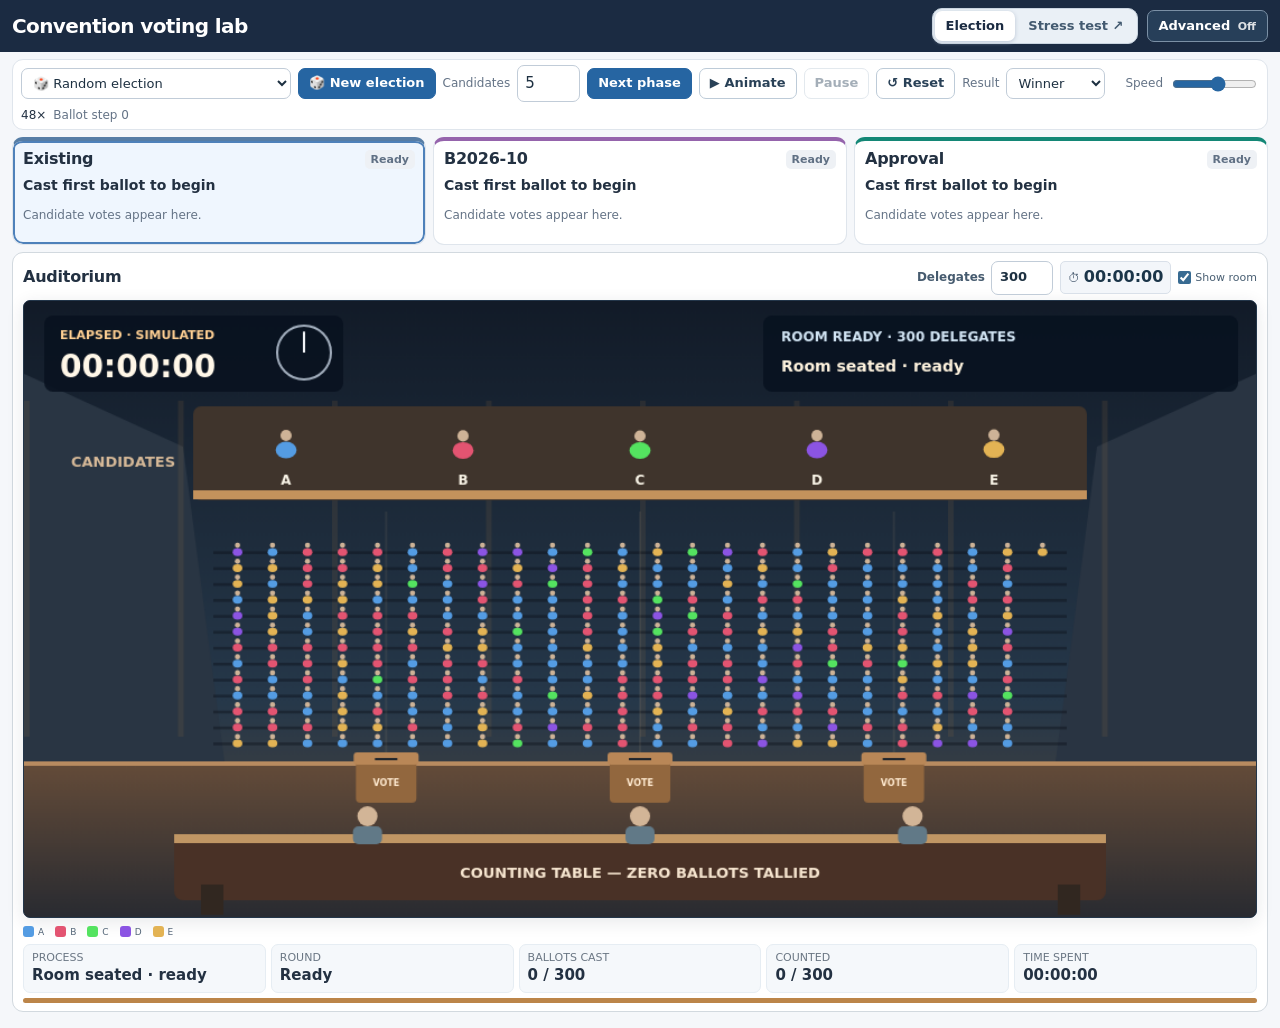
<file: index.html>
<!doctype html><html lang="en"><head><meta charset="utf-8"><meta name="viewport" content="width=device-width,initial-scale=1"><title>Convention Voting Lab · Live Comparison</title>
<link rel="stylesheet" href="voting-app.css?v=20261107-stresstab3"></head>
<body><div id="bootStatus" role="status">Loading simulator… If this stays visible, JavaScript was blocked or the companion file voting-app.js is missing.</div><noscript><p style="padding:16px;font:16px system-ui">JavaScript is required for this simulator.</p></noscript><header><div class="shell"><div class="mast"><h1>Convention voting lab</h1><div class="tabs" role="tablist"><a id="tabLive" href="index.html" class="tab active" aria-current="page">Election</a><a id="tabBatch" href="stress.html" target="_blank" rel="noopener" class="tab" title="Open stress test in new browser tab">Stress test ↗</a></div><button type="button" id="advancedToggle" class="advancedToggle" aria-pressed="false" aria-controls="singleView batchView" title="Show code, detailed findings, charts and research settings">Advanced <span id="advancedToggleMark">Off</span></button></div></div></header>
<div class="shell">
<main id="singleView" data-mobile-pane="room">
 <section class="panel"><div class="control"><select id="preset" aria-label="Choose a random election or a reproducible example"></select><button type="button" id="newRandom" class="primary" title="Generate fresh preferences and approval support for every candidate">🎲 New election</button><label class="small muted" for="liveCandidates">Candidates</label><input type="number" id="liveCandidates" min="2" max="20" step="1" value="5" aria-label="Number of candidates in new random elections" style="width:63px;min-width:63px;padding:7px"><button id="step" class="primary">Step ballot</button><button id="play">▶ Play</button><button id="pause" disabled>Pause</button><button id="reset">↺ Reset</button><label class="small muted" for="outcomeTerm">Result</label><select id="outcomeTerm" class="outcomeTerm" aria-label="Result wording"><option value="winner" selected>Winner</option><option value="nominee">Nominee</option><option value="endorsed">Endorsed</option><option value="selected">Selected</option><option value="custom">Custom…</option></select><input id="customOutcomeTerm" class="hide" type="text" maxlength="60" aria-label="Custom winner designation" placeholder="e.g. President-elect" style="width:180px;max-width:100%"><span class="push"></span><label class="small muted" for="speed">Speed</label><input type="range" id="speed" min="1" max="10" value="4"><span class="small" id="speedValue">4×</span><span class="inline-status" id="stepLabel">Ready</span></div><p id="presetDesc" class="intro hide" aria-hidden="true"></p></section>
 <div class="methods"><section class="method before" id="cardBefore" role="button" tabindex="0" aria-label="Animate existing rules" aria-pressed="false"><div class="subhead"><h2>Existing</h2><span class="pill" id="statusBefore">Ready</span></div><div id="viewBefore"></div></section><section class="method after" id="cardAfter" role="button" tabindex="0" aria-label="Animate B2026-10" aria-pressed="false"><div class="subhead"><h2>B2026-10</h2><span class="pill" id="statusAfter">Ready</span></div><div id="viewAfter"></div></section><section class="method approval" id="cardApproval" role="button" tabindex="0" aria-label="Animate approval voting" aria-pressed="false"><div class="subhead"><h2>Approval</h2><span class="pill" id="statusApproval">Ready</span></div><div id="viewApproval"></div></section></div>
 <nav id="mobileViews" class="mobileViews" aria-label="Simulator display"><button type="button" data-pane="room" class="selected">Auditorium</button><button type="button" data-pane="results">Results</button><button type="button" data-pane="code">Code</button></nav>
 <section class="panel audPanel"><div class="audTop"><h2>Auditorium</h2><span class="push"></span><label class="audPopulation">Delegates <input id="audVoterCount" type="number" min="2" max="5000" step="1" value="300" aria-label="Number of delegates, 2 to 5000"></label><label class="small muted" for="audMethod">Animate</label><select id="audMethod"><option value="before">Existing</option><option value="after">B2026-10</option><option value="approval">Approval</option></select><span class="audTopClock">⏱ <strong id="audTopClock">00:00:00</strong></span><label class="audToggle"><input type="checkbox" id="audShowScene" checked> Show room</label><details class="audViewOptions"><summary>Colors</summary><label class="audToggle"><input id="audVoterColors" type="checkbox" checked> Voters</label><label class="audToggle"><input id="audBallotColors" type="checkbox" checked> Ballots</label></details></div>
 <div id="audVisual"><div class="audScene"><canvas id="audCanvas" role="img" aria-label="Auditorium with individually seated delegates, each walking to a ballot station and returning to the same seat; counting begins only after everyone votes. Digital and analog time counters reflect the simulated process."></canvas></div><div id="audCandidateLegend" class="audCandidateLegend"></div></div>
   <div id="audWinnerCard" class="audWinnerCard hide" role="status" aria-live="polite" aria-atomic="true"></div>
   <div id="audRoundResults" class="audRoundResults hide" aria-live="polite" aria-label="Completed ballot tallies"></div>
  <div class="audStats"><div class="audStat"><label>PROCESS</label><strong id="audPhase" class="audStage">Ready</strong></div><div class="audStat"><label>ROUND</label><strong id="audRound">Ready</strong></div><div class="audStat"><label>BALLOTS CAST</label><strong id="audCast">0 / 0</strong></div><div class="audStat"><label>COUNTED</label><strong id="audCount">0 / 0</strong></div><div class="audStat"><label>TIME SPENT</label><strong id="audElapsed">00:00:00</strong><span id="audClock" hidden></span><span id="audMethodName" hidden></span></div></div>
 <div class="audProgress"><span id="audPhaseProgress"></span></div><p class="audRule" id="audRule">No counting before everyone has voted.</p>
 <div class="timeRows" id="audComparison"></div><div class="audTimeDifference" id="audTimeDifference"></div>
 
 <details class="audFold"><summary>Timing assumptions (editable; not measured UCRP times)</summary>
 <div class="audTiming"><label>Ballot stations<input id="audStations" type="number" min="1" max="12" value="3"></label><label>Sec / ballot / station<input id="audSlot" type="number" min="1" max="120" value="6"></label><label>One-way walking (sec)<input id="audWalk" type="number" min="1" max="240" value="16"></label><label>Sealed transfer (sec)<input id="audTransfer" type="number" min="0" max="600" value="35"></label><label>Counters / tellers<input id="audTellers" type="number" min="1" max="20" value="3"></label><label>Ballots/min/teller<input id="audRate" type="number" min="1" max="200" value="30"></label><label>Count setup (sec)<input id="audSetup" type="number" min="0" max="240" value="18"></label><label>Announcement / exit (sec)<input id="audAnnounce" type="number" min="15" max="240" value="70"></label></div>

 </details>
 </section>
 <section id="codePanel" class="panel rulePanel" aria-label="Editable election decisions (shared counting and thresholds hidden)"><div class="ruleHead"><strong>Election decisions</strong><div class="ruleTabs" role="tablist" aria-label="Election method source"><button type="button" class="ruleTab active" data-rule="before">Existing</button><button type="button" class="ruleTab" data-rule="after">B2026-10</button><button type="button" class="ruleTab" data-rule="approval">Approval</button></div><span class="rulePhase" id="rulePhase">Ready</span><button type="button" id="editRule" class="ruleAction">Edit</button></div><div id="ruleCode" class="ruleCode" role="region" aria-label="Execution-highlighted election decision code"></div><div class="ruleEditor hide" id="ruleEditor"><textarea id="ruleText" spellcheck="false" aria-label="Editable JavaScript election method source"></textarea><div class="ruleActions"><button id="applyRule" class="primary" type="button">Apply code</button><button id="restoreRule" type="button">Restore default</button><button id="cancelRule" type="button">Cancel</button><span id="ruleError" role="alert"></span></div></div><div class="ruleFoot"><span id="ruleStatus">Reference implementation</span><span>Shared ballot handling &amp; nomination thresholds apply automatically. Edits affect this election only.</span></div></section>
 <section class="panel" id="findingsPanel"><div class="flagline"><h2 style="margin:0">Live findings <span id="findCount" class="small muted"></span></h2><span id="breadthNote" class="small muted"></span></div><div id="findings" aria-live="polite" style="margin-top:8px"><span class="small muted">Step to begin.</span></div>
  <details class="fold"><summary>Pairwise majorities &amp; Condorcet winner</summary><div id="pairs" style="margin-top:10px"></div></details>
  <details class="fold"><summary>Edit candidates, voters &amp; assumptions</summary><div class="fields"><div class="field"><label for="candidates">Candidates</label><textarea id="candidates" spellcheck="false"></textarea></div><div class="field"><label for="groups">Weighted delegate groups</label><textarea id="groups" spellcheck="false"></textarea></div></div><div class="compactsettings"><label>Existing cutoff <select id="currentMode"><option value="min">Smallest eligible group</option><option value="max">Largest eligible group</option></select></label><label>§ii vs §iii <select id="precedence"><option value="ii">New §ii first</option><option value="iii">Existing §iii first</option></select></label><label>Ties <select id="tieMode"><option value="stop">Stop (unresolved)</option><option value="input">Input order (illustrative)</option><option value="reverse">Reverse order (illustrative)</option></select></label><label>Approval <select id="approvalMode"><option value="endorse">Nonexclusive 60% qualifiers</option><option value="adapt">Hypothetical convention adapter</option></select></label><label>Fallback approvals <select id="approvalTopN"><option value="1">Top 1</option><option value="2" selected>Top 2</option><option value="3">Top 3</option><option value="4">Top 4</option></select></label><button id="applyCustom">Apply edits</button></div><div id="formError" role="alert"></div></details>
 </section>
</main>
<main id="batchView" class="hide">
 <section class="panel"><div class="control"><span class="candidatePicker"><b>Candidates</b><input id="minCand" aria-label="Minimum candidates" type="number" value="3" min="2" max="12"> – <input id="maxCand" aria-label="Maximum candidates" type="number" value="7" min="2" max="12"></span><label class="small muted" for="trials">Trials</label><select id="trials"><option value="1000" selected>1,000</option><option value="10000">10,000</option><option value="100000">100,000</option><option value="1000000">1,000,000</option><option value="0">Continuous until stopped</option></select><label class="small muted" for="population">Population</label><select id="population" style="min-width:150px;max-width:230px;flex:0 1 auto"><option value="random">Broad random</option><option value="cases">Named conditions</option><option value="mixed">Both (mixed)</option></select><button id="runBatch" class="primary">▶ Run sweep</button><button id="stopBatch" disabled>Stop</button><span class="push"></span><span id="batchStatus" class="small muted">Not run</span></div><div class="progress"><i id="batchProgress"></i></div><p id="batchError" class="batchError hide" role="alert"></p></section>
 <details id="caseDetails" class="panel fold hide"><summary>Choose named conditions and their mix — <span id="conditionSummary">14 of 14 selected</span></summary>
 <div class="caseToolbar"><button type="button" id="chooseAll">Select all</button><button type="button" id="chooseNone">Select none</button><span class="dimNote">Set relative weights; 0 excludes a condition. Weights are normalized within the named-case share.</span></div>
 <div id="conditionList" class="caseChoices"></div>
 <div class="compactsettings" style="margin:10px 0"><label><input id="overlayNamed" type="checkbox" checked> Layer compatible pairwise cycles, round shifts, and approval changes onto named cases</label></div>
 <div class="compactsettings" style="margin:10px 0"><label>Vary delegate group sizes <input id="caseVariation" type="range" min="0" max="90" value="35"><span id="variationLabel">35%</span></label>
 <label id="caseShareLabel" class="hide">Share of named cases <input id="caseShare" type="range" min="0" max="100" value="50"><span id="shareLabel">50%</span></label></div>
 <p class="dimNote">For varying cases, the generator rejects any ballot that no longer satisfies the selected condition. Strict equalities (ties, exactly 60%, threshold equality, and blank approval) remain exact templates. Candidate counts are applied to named templates by retaining or appending candidates; appended candidates initially receive no first-choice votes. Unsatisfiable count/condition combinations are not sampled and will be disclosed. These are conditioned examples, not independent draws from the general voting population.</p>
 </details>
 <div class="kpis"><div class="kpi"><small>Simulated elections</small><strong id="kCount">0</strong><span>Same profiles for all methods</span></div><div class="kpi"><small>Condorcet winner exists</small><strong id="kCW">—</strong><span>Of generated electorates</span></div><div class="kpi"><small>Majority cycle detected</small><strong id="kCycle">—</strong><span>Pairwise majority graph</span></div><div class="kpi"><small>Non-static voting rules</small><strong id="kShift">—</strong><span>Round/context overrides generated</span></div><div class="kpi"><small>Approval leader omitted · existing</small><strong id="kBroad">—</strong><span>Exclusion from final nominees</span></div></div>
 <div class="batchGrid"><section class="chartbox"><div class="control"><h2 style="margin:0">Empirical frontiers</h2><span class="push"></span><label class="small muted" for="chartAxis">Horizontal axis</label><select id="chartAxis"><option value="omit">Approval leader excluded</option><option value="rounds">Average ballots</option></select><label class="small muted" for="chartMetric">Vertical</label><select id="chartMetric"><option value="cw">Condorcet winner retained</option><option value="favor">Mean head-to-head support</option></select></div><p class="sectioncopy">Dots: scenario families. Lines: empirical nondominated frontier per method. Condorcet retention excludes electorates without a Condorcet winner.</p><canvas id="frontier" role="img" aria-label="Empirical scenario frontiers: Condorcet retention versus broadest-approved exclusion or ballot rounds"></canvas><div class="legend"><span><i style="background:#567da5"></i>Existing</span><span><i style="background:#9564ac"></i>B2026-10</span><span><i style="background:#148776"></i>Approval adapter</span><span class="tiny">Hollow = dominated scenario dot</span></div><div id="chartTip" class="chartTip" aria-live="polite"></div></section>
 <section class="chartbox"><h2>Aggregate outcomes</h2><p class="sectioncopy">Condorcet retention uses only elections with a Condorcet winner.</p><div class="tableScroll"><table class="method-table"><thead><tr><th>Method</th><th>CW kept</th><th>Pairwise support</th><th>Leader omitted</th><th>Eliminated</th><th>Ballots</th></tr></thead><tbody id="batchTable"><tr><td colspan="6">Run a sweep to compare methods.</td></tr></tbody></table></div><p id="comparisonNote" class="infoBox">For the approval adapter, dropping the top approval scorer is structurally impossible except unresolved ties; its 0% is therefore a property of the definition, not an independent validation.</p><button id="exportCSV" class="button-link" disabled>Export per-condition results (CSV)</button></section></div>
 <section class="panel sensitivity"><div class="control"><h2 style="margin:0">How parameters change the results</h2><span class="push"></span><button id="scanEffects" class="primary">Analyze parameter effects</button><button id="stopEffects" disabled>Stop</button><span id="effectsStatus" class="small muted">Run a scan to compare parameter settings.</span></div>
 <p class="sectioncopy" style="margin-top:8px">One-factor-at-a-time experiments: vary one input while holding the other settings fixed. Every comparison runs all three methods on the same sampled elections. The estimated change is <b>model sensitivity</b>, not a forecast or proof of causation.</p>
 <div class="control"><label class="small muted" for="effectTrials">Trials per setting</label><select id="effectTrials"><option value="200">200 (fast)</option><option value="800" selected>800</option><option value="2000">2,000</option><option value="5000">5,000</option></select><label class="small muted" for="effectParam">Parameter</label><select id="effectParam"><option value="candidates">Candidate count</option><option value="blocs">Voter groups</option><option value="vol">Round switching</option><option value="cycle">Pairwise-cycle rate</option><option value="breadth">Approval breadth</option><option value="share">Named-case share</option><option value="variation">Case weight variation</option><option value="caseWeight">Relative condition weight</option></select><label class="small muted" for="effectMetric">Outcome</label><select id="effectMetric"><option value="cw">Condorcet retained</option><option value="omitted">Approval leader excluded</option><option value="removed">Approval leader eliminated</option><option value="favor">Head-to-head support</option><option value="rounds">Mean ballots</option><option value="cwExists">Condorcet exists</option><option value="cycles">Cycles occur</option></select><label class="small muted" for="effectCase" id="effectCaseLabel">Condition <select id="effectCase"></select></label></div>
 <div class="progress"><i id="effectsProgress"></i></div>
 <div class="effectsGrid"><div class="chartbox"><canvas id="effectsChart" aria-label="Sensitivity of voting outcomes to the selected parameter" role="img"></canvas><div class="legend"><span><i style="background:#567da5"></i>Existing</span><span><i style="background:#9564ac"></i>B2026-10</span><span><i style="background:#148776"></i>Approval adapter</span></div><p id="effectsNote" class="chart-note">Scan results will appear here.</p></div><div class="chartbox"><h3>Parameter effects · first to last setting</h3><div class="tableScroll"><table class="method-table effectsTable"><thead><tr><th>Method</th><th>First</th><th>Last</th><th>Difference</th></tr></thead><tbody id="effectsSummary"><tr><td colspan="4">No scan yet.</td></tr></tbody></table></div><p id="effectsCoverage" class="groupNote">Scans include actual candidate counts and condition eligibility.</p></div></div>
 <details class="fold"><summary>All parameters at a glance</summary><div class="tableScroll"><table class="method-table changes"><thead><tr><th>Varied input</th><th>Existing Δ</th><th>B2026-10 Δ</th><th>Approval Δ</th></tr></thead><tbody id="effectOverview"><tr><td colspan="4">Run the parameter effects scan.</td></tr></tbody></table></div></details>
 </section>
 <details class="panel fold" style="margin-top:13px"><summary>Candidate count and condition-level results</summary><div class="tableScroll"><table class="method-table breakdown"><thead><tr><th>Candidate count</th><th>Elections</th><th>Existing CW kept</th><th>Proposed CW kept</th><th>Approval CW kept</th><th>Existing approval leader omitted</th><th>Proposed approval leader omitted</th></tr></thead><tbody id="byCandidate"><tr><td colspan="7">Run a sweep.</td></tr></tbody></table></div><p id="compatibilityNote" class="groupNote">Condition availability for requested sizes is checked before the simulation.</p></details>
 <details class="panel fold" style="margin-top:13px"><summary>Coverage of randomized conditions</summary><p id="caseAudit" class="sectioncopy" style="margin:9px 0">Run a sweep to inspect which conditions were included.</p><div id="coveredCases" class="coverage"></div></details>
 <details class="panel fold" style="margin-top:13px"><summary>Random model settings and definitions</summary><div class="sweepSetting"><div><label for="seed">Random seed</label><input id="seed" type="number" value="20261106" step="1" min="1" max="4294967295"></div><div><label for="numBlocs">Voter groups per election</label><input id="numBlocs" type="number" value="18" min="6" max="80"></div><div><label for="volatility">Maximum round-switch probability</label><input id="volatility" type="range" min="0" max="80" value="45"><span id="volLabel" class="tiny">45%</span></div><div><label for="cycles">Maximum individual pair-cycle rate</label><input id="cycles" type="range" min="0" max="80" value="30"><span id="cycleLabel" class="tiny">30%</span></div><div><label for="breadth">Approval tolerance (breadth)</label><input id="breadth" type="range" min="20" max="250" value="100"><span id="breadthLabel" class="tiny">100%</span></div></div><div class="infoBox">Definitions: <b>Condorcet winner</b> defeats every other candidate head-to-head by a strict majority of expressed comparisons; one may not exist. <b>Pairwise support</b> is the mean of each retained nominee’s support share in head-to-head comparisons against every original rival, weighted by the voters in that election; it is calculated whether or not a Condorcet winner exists. <b>Approval leader</b> has the highest independently generated approval count, not necessarily the most first choices. <b>Omitted</b> means not among the method's final nominee(s); <b>eliminated</b> means removed during a ballot sequence. The approval comparator is explicitly <b>hypothetical</b>: exactly one ≥60% approval qualifier becomes the sole nominee; otherwise the two highest-approval candidates proceed to a primary. That rule is not in the cited party bylaws. Existing rule uses smallest qualifying removal; the proposed rule uses §ii-first for 3–4 candidates. Ties are resolved by random candidate order (same order across methods in each trial). Frontiers are empirical nondominated <b>scenario aggregates</b>, with conditioned cases shown separately, not mathematically optimal voting rules or guarantees. A voting model cannot infer actual delegate psychology.</div><button id="testButton" class="button-link">Check logic tests</button><span id="testsStatus"></span></details>
</main>
<footer><b>Sources:</b> <a href="https://ucrp.org/wp-content/uploads/2026/09/B2026-10-Bylaw-6.D.2.f.ii-Convention-Balloting-Multi-Candidate-Elimination.pdf" target="_blank" rel="noopener">B2026-10 proposal</a> · <a href="https://ucrp.org/wp-content/uploads/2026/03/UCRP-Governing-Documents-2026-01-17.pdf" target="_blank" rel="noopener">UCRP bylaws (Jan 17, 2026), §6.D.2.f and §11</a>. Approximate behavioral model; not official party software. Offline, no dependencies or network requests.</footer>
</div><script defer src="voting-app.js?v=20261107-stresstab3"></script></body></html>
</file>
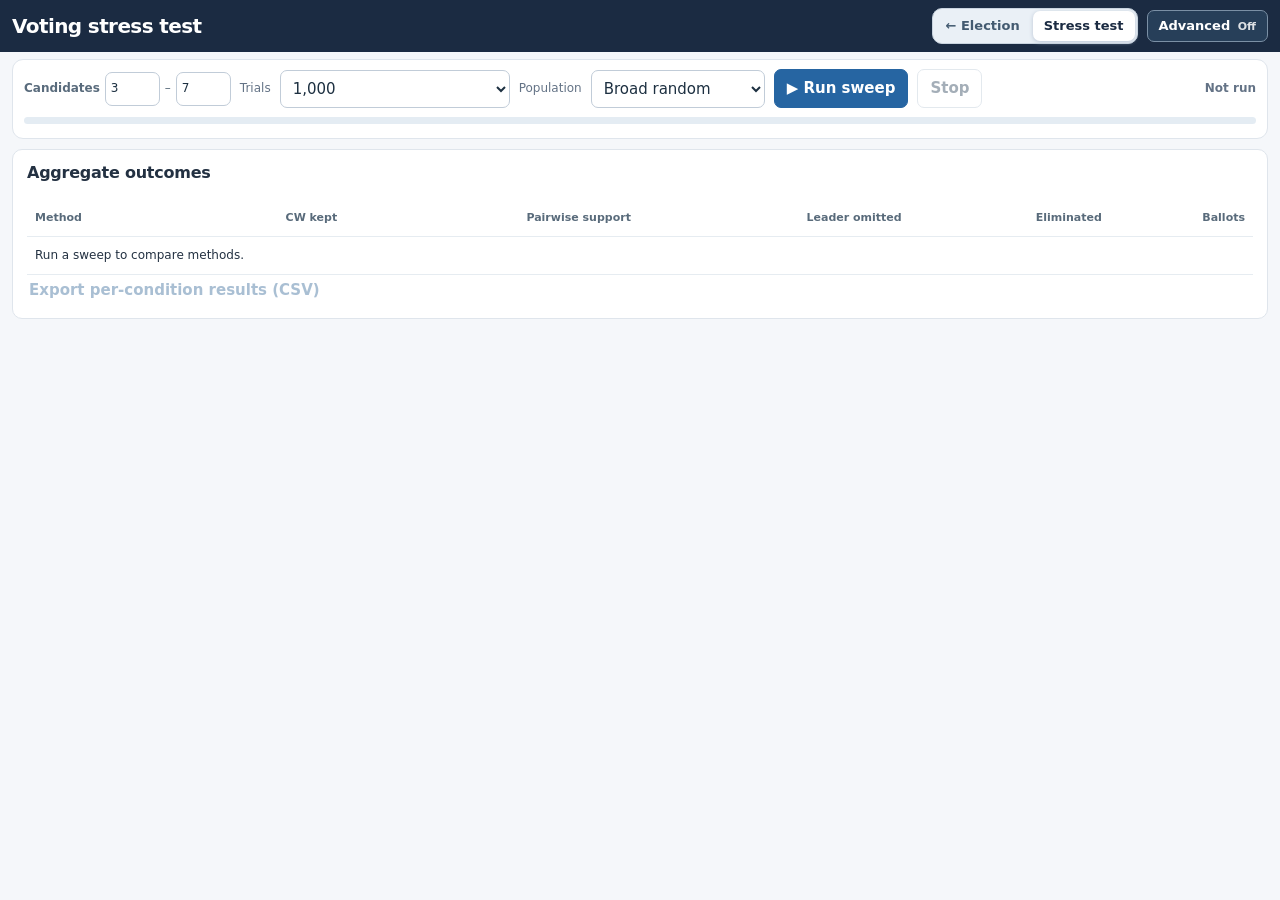
<file: stress.html>
<!doctype html><html lang="en"><head><meta charset="utf-8"><meta name="viewport" content="width=device-width,initial-scale=1"><title>Voting Stress Test · Convention Voting Lab</title>
<link rel="stylesheet" href="voting-app.css?v=20261107-stresstab3"></head>
<body class="stress-page"><div id="bootStatus" role="status">Loading simulator… If this stays visible, JavaScript was blocked or the companion file voting-app.js is missing.</div><noscript><p style="padding:16px;font:16px system-ui">JavaScript is required for this simulator.</p></noscript><header><div class="shell"><div class="mast"><h1>Voting stress test</h1><div class="tabs" role="tablist"><a id="tabLive" href="index.html" class="tab">← Election</a><a id="tabBatch" href="stress.html" class="tab active" aria-current="page">Stress test</a></div><button type="button" id="advancedToggle" class="advancedToggle" aria-pressed="false" aria-controls="singleView batchView" title="Show code, detailed findings, charts and research settings">Advanced <span id="advancedToggleMark">Off</span></button></div></div></header>
<div class="shell">
<main id="singleView" class="hide" data-mobile-pane="room">
 <section class="panel"><div class="control"><select id="preset" aria-label="Choose a random election or a reproducible example"></select><button type="button" id="newRandom" class="primary" title="Generate fresh preferences and approval support for every candidate">🎲 New election</button><label class="small muted" for="liveCandidates">Candidates</label><input type="number" id="liveCandidates" min="2" max="20" step="1" value="5" aria-label="Number of candidates in new random elections" style="width:63px;min-width:63px;padding:7px"><button id="step" class="primary">Step ballot</button><button id="play">▶ Play</button><button id="pause" disabled>Pause</button><button id="reset">↺ Reset</button><label class="small muted" for="outcomeTerm">Result</label><select id="outcomeTerm" class="outcomeTerm" aria-label="Result wording"><option value="winner" selected>Winner</option><option value="nominee">Nominee</option><option value="endorsed">Endorsed</option><option value="selected">Selected</option><option value="custom">Custom…</option></select><input id="customOutcomeTerm" class="hide" type="text" maxlength="60" aria-label="Custom winner designation" placeholder="e.g. President-elect" style="width:180px;max-width:100%"><span class="push"></span><label class="small muted" for="speed">Speed</label><input type="range" id="speed" min="1" max="10" value="4"><span class="small" id="speedValue">4×</span><span class="inline-status" id="stepLabel">Ready</span></div><p id="presetDesc" class="intro hide" aria-hidden="true"></p></section>
 <div class="methods"><section class="method before" id="cardBefore" role="button" tabindex="0" aria-label="Animate existing rules" aria-pressed="false"><div class="subhead"><h2>Existing</h2><span class="pill" id="statusBefore">Ready</span></div><div id="viewBefore"></div></section><section class="method after" id="cardAfter" role="button" tabindex="0" aria-label="Animate B2026-10" aria-pressed="false"><div class="subhead"><h2>B2026-10</h2><span class="pill" id="statusAfter">Ready</span></div><div id="viewAfter"></div></section><section class="method approval" id="cardApproval" role="button" tabindex="0" aria-label="Animate approval voting" aria-pressed="false"><div class="subhead"><h2>Approval</h2><span class="pill" id="statusApproval">Ready</span></div><div id="viewApproval"></div></section></div>
 <nav id="mobileViews" class="mobileViews" aria-label="Simulator display"><button type="button" data-pane="room" class="selected">Auditorium</button><button type="button" data-pane="results">Results</button><button type="button" data-pane="code">Code</button></nav>
 <section class="panel audPanel"><div class="audTop"><h2>Auditorium</h2><span class="push"></span><label class="audPopulation">Delegates <input id="audVoterCount" type="number" min="2" max="5000" step="1" value="300" aria-label="Number of delegates, 2 to 5000"></label><label class="small muted" for="audMethod">Animate</label><select id="audMethod"><option value="before">Existing</option><option value="after">B2026-10</option><option value="approval">Approval</option></select><span class="audTopClock">⏱ <strong id="audTopClock">00:00:00</strong></span><label class="audToggle"><input type="checkbox" id="audShowScene" checked> Show room</label><details class="audViewOptions"><summary>Colors</summary><label class="audToggle"><input id="audVoterColors" type="checkbox" checked> Voters</label><label class="audToggle"><input id="audBallotColors" type="checkbox" checked> Ballots</label></details></div>
 <div id="audVisual"><div class="audScene"><canvas id="audCanvas" role="img" aria-label="Auditorium with individually seated delegates, each walking to a ballot station and returning to the same seat; counting begins only after everyone votes. Digital and analog time counters reflect the simulated process."></canvas></div><div id="audCandidateLegend" class="audCandidateLegend"></div></div>
   <div id="audWinnerCard" class="audWinnerCard hide" role="status" aria-live="polite" aria-atomic="true"></div>
   <div id="audRoundResults" class="audRoundResults hide" aria-live="polite" aria-label="Completed ballot tallies"></div>
  <div class="audStats"><div class="audStat"><label>PROCESS</label><strong id="audPhase" class="audStage">Ready</strong></div><div class="audStat"><label>ROUND</label><strong id="audRound">Ready</strong></div><div class="audStat"><label>BALLOTS CAST</label><strong id="audCast">0 / 0</strong></div><div class="audStat"><label>COUNTED</label><strong id="audCount">0 / 0</strong></div><div class="audStat"><label>TIME SPENT</label><strong id="audElapsed">00:00:00</strong><span id="audClock" hidden></span><span id="audMethodName" hidden></span></div></div>
 <div class="audProgress"><span id="audPhaseProgress"></span></div><p class="audRule" id="audRule">No counting before everyone has voted.</p>
 <div class="timeRows" id="audComparison"></div><div class="audTimeDifference" id="audTimeDifference"></div>
 
 <details class="audFold"><summary>Timing assumptions (editable; not measured UCRP times)</summary>
 <div class="audTiming"><label>Ballot stations<input id="audStations" type="number" min="1" max="12" value="3"></label><label>Sec / ballot / station<input id="audSlot" type="number" min="1" max="120" value="6"></label><label>One-way walking (sec)<input id="audWalk" type="number" min="1" max="240" value="16"></label><label>Sealed transfer (sec)<input id="audTransfer" type="number" min="0" max="600" value="35"></label><label>Counters / tellers<input id="audTellers" type="number" min="1" max="20" value="3"></label><label>Ballots/min/teller<input id="audRate" type="number" min="1" max="200" value="30"></label><label>Count setup (sec)<input id="audSetup" type="number" min="0" max="240" value="18"></label><label>Announcement / exit (sec)<input id="audAnnounce" type="number" min="15" max="240" value="70"></label></div>

 </details>
 </section>
 <section id="codePanel" class="panel rulePanel" aria-label="Editable election decisions (shared counting and thresholds hidden)"><div class="ruleHead"><strong>Election decisions</strong><div class="ruleTabs" role="tablist" aria-label="Election method source"><button type="button" class="ruleTab active" data-rule="before">Existing</button><button type="button" class="ruleTab" data-rule="after">B2026-10</button><button type="button" class="ruleTab" data-rule="approval">Approval</button></div><span class="rulePhase" id="rulePhase">Ready</span><button type="button" id="editRule" class="ruleAction">Edit</button></div><div id="ruleCode" class="ruleCode" role="region" aria-label="Execution-highlighted election decision code"></div><div class="ruleEditor hide" id="ruleEditor"><textarea id="ruleText" spellcheck="false" aria-label="Editable JavaScript election method source"></textarea><div class="ruleActions"><button id="applyRule" class="primary" type="button">Apply code</button><button id="restoreRule" type="button">Restore default</button><button id="cancelRule" type="button">Cancel</button><span id="ruleError" role="alert"></span></div></div><div class="ruleFoot"><span id="ruleStatus">Reference implementation</span><span>Shared ballot handling &amp; nomination thresholds apply automatically. Edits affect this election only.</span></div></section>
 <section class="panel" id="findingsPanel"><div class="flagline"><h2 style="margin:0">Live findings <span id="findCount" class="small muted"></span></h2><span id="breadthNote" class="small muted"></span></div><div id="findings" aria-live="polite" style="margin-top:8px"><span class="small muted">Step to begin.</span></div>
  <details class="fold"><summary>Pairwise majorities &amp; Condorcet winner</summary><div id="pairs" style="margin-top:10px"></div></details>
  <details class="fold"><summary>Edit candidates, voters &amp; assumptions</summary><div class="fields"><div class="field"><label for="candidates">Candidates</label><textarea id="candidates" spellcheck="false"></textarea></div><div class="field"><label for="groups">Weighted delegate groups</label><textarea id="groups" spellcheck="false"></textarea></div></div><div class="compactsettings"><label>Existing cutoff <select id="currentMode"><option value="min">Smallest eligible group</option><option value="max">Largest eligible group</option></select></label><label>§ii vs §iii <select id="precedence"><option value="ii">New §ii first</option><option value="iii">Existing §iii first</option></select></label><label>Ties <select id="tieMode"><option value="stop">Stop (unresolved)</option><option value="input">Input order (illustrative)</option><option value="reverse">Reverse order (illustrative)</option></select></label><label>Approval <select id="approvalMode"><option value="endorse">Nonexclusive 60% qualifiers</option><option value="adapt">Hypothetical convention adapter</option></select></label><label>Fallback approvals <select id="approvalTopN"><option value="1">Top 1</option><option value="2" selected>Top 2</option><option value="3">Top 3</option><option value="4">Top 4</option></select></label><button id="applyCustom">Apply edits</button></div><div id="formError" role="alert"></div></details>
 </section>
</main>
<main id="batchView">
 <section class="panel"><div class="control"><span class="candidatePicker"><b>Candidates</b><input id="minCand" aria-label="Minimum candidates" type="number" value="3" min="2" max="12"> – <input id="maxCand" aria-label="Maximum candidates" type="number" value="7" min="2" max="12"></span><label class="small muted" for="trials">Trials</label><select id="trials"><option value="1000" selected>1,000</option><option value="10000">10,000</option><option value="100000">100,000</option><option value="1000000">1,000,000</option><option value="0">Continuous until stopped</option></select><label class="small muted" for="population">Population</label><select id="population" style="min-width:150px;max-width:230px;flex:0 1 auto"><option value="random">Broad random</option><option value="cases">Named conditions</option><option value="mixed">Both (mixed)</option></select><button id="runBatch" class="primary">▶ Run sweep</button><button id="stopBatch" disabled>Stop</button><span class="push"></span><span id="batchStatus" class="small muted">Not run</span></div><div class="progress"><i id="batchProgress"></i></div><p id="batchError" class="batchError hide" role="alert"></p></section>
 <details id="caseDetails" class="panel fold hide"><summary>Choose named conditions and their mix — <span id="conditionSummary">14 of 14 selected</span></summary>
 <div class="caseToolbar"><button type="button" id="chooseAll">Select all</button><button type="button" id="chooseNone">Select none</button><span class="dimNote">Set relative weights; 0 excludes a condition. Weights are normalized within the named-case share.</span></div>
 <div id="conditionList" class="caseChoices"></div>
 <div class="compactsettings" style="margin:10px 0"><label><input id="overlayNamed" type="checkbox" checked> Layer compatible pairwise cycles, round shifts, and approval changes onto named cases</label></div>
 <div class="compactsettings" style="margin:10px 0"><label>Vary delegate group sizes <input id="caseVariation" type="range" min="0" max="90" value="35"><span id="variationLabel">35%</span></label>
 <label id="caseShareLabel" class="hide">Share of named cases <input id="caseShare" type="range" min="0" max="100" value="50"><span id="shareLabel">50%</span></label></div>
 <p class="dimNote">For varying cases, the generator rejects any ballot that no longer satisfies the selected condition. Strict equalities (ties, exactly 60%, threshold equality, and blank approval) remain exact templates. Candidate counts are applied to named templates by retaining or appending candidates; appended candidates initially receive no first-choice votes. Unsatisfiable count/condition combinations are not sampled and will be disclosed. These are conditioned examples, not independent draws from the general voting population.</p>
 </details>
 <div class="kpis"><div class="kpi"><small>Simulated elections</small><strong id="kCount">0</strong><span>Same profiles for all methods</span></div><div class="kpi"><small>Condorcet winner exists</small><strong id="kCW">—</strong><span>Of generated electorates</span></div><div class="kpi"><small>Majority cycle detected</small><strong id="kCycle">—</strong><span>Pairwise majority graph</span></div><div class="kpi"><small>Non-static voting rules</small><strong id="kShift">—</strong><span>Round/context overrides generated</span></div><div class="kpi"><small>Approval leader omitted · existing</small><strong id="kBroad">—</strong><span>Exclusion from final nominees</span></div></div>
 <div class="batchGrid"><section class="chartbox"><div class="control"><h2 style="margin:0">Empirical frontiers</h2><span class="push"></span><label class="small muted" for="chartAxis">Horizontal axis</label><select id="chartAxis"><option value="omit">Approval leader excluded</option><option value="rounds">Average ballots</option></select><label class="small muted" for="chartMetric">Vertical</label><select id="chartMetric"><option value="cw">Condorcet winner retained</option><option value="favor">Mean head-to-head support</option></select></div><p class="sectioncopy">Dots: scenario families. Lines: empirical nondominated frontier per method. Condorcet retention excludes electorates without a Condorcet winner.</p><canvas id="frontier" role="img" aria-label="Empirical scenario frontiers: Condorcet retention versus broadest-approved exclusion or ballot rounds"></canvas><div class="legend"><span><i style="background:#567da5"></i>Existing</span><span><i style="background:#9564ac"></i>B2026-10</span><span><i style="background:#148776"></i>Approval adapter</span><span class="tiny">Hollow = dominated scenario dot</span></div><div id="chartTip" class="chartTip" aria-live="polite"></div></section>
 <section class="chartbox"><h2>Aggregate outcomes</h2><p class="sectioncopy">Condorcet retention uses only elections with a Condorcet winner.</p><div class="tableScroll"><table class="method-table"><thead><tr><th>Method</th><th>CW kept</th><th>Pairwise support</th><th>Leader omitted</th><th>Eliminated</th><th>Ballots</th></tr></thead><tbody id="batchTable"><tr><td colspan="6">Run a sweep to compare methods.</td></tr></tbody></table></div><p id="comparisonNote" class="infoBox">For the approval adapter, dropping the top approval scorer is structurally impossible except unresolved ties; its 0% is therefore a property of the definition, not an independent validation.</p><button id="exportCSV" class="button-link" disabled>Export per-condition results (CSV)</button></section></div>
 <section class="panel sensitivity"><div class="control"><h2 style="margin:0">How parameters change the results</h2><span class="push"></span><button id="scanEffects" class="primary">Analyze parameter effects</button><button id="stopEffects" disabled>Stop</button><span id="effectsStatus" class="small muted">Run a scan to compare parameter settings.</span></div>
 <p class="sectioncopy" style="margin-top:8px">One-factor-at-a-time experiments: vary one input while holding the other settings fixed. Every comparison runs all three methods on the same sampled elections. The estimated change is <b>model sensitivity</b>, not a forecast or proof of causation.</p>
 <div class="control"><label class="small muted" for="effectTrials">Trials per setting</label><select id="effectTrials"><option value="200">200 (fast)</option><option value="800" selected>800</option><option value="2000">2,000</option><option value="5000">5,000</option></select><label class="small muted" for="effectParam">Parameter</label><select id="effectParam"><option value="candidates">Candidate count</option><option value="blocs">Voter groups</option><option value="vol">Round switching</option><option value="cycle">Pairwise-cycle rate</option><option value="breadth">Approval breadth</option><option value="share">Named-case share</option><option value="variation">Case weight variation</option><option value="caseWeight">Relative condition weight</option></select><label class="small muted" for="effectMetric">Outcome</label><select id="effectMetric"><option value="cw">Condorcet retained</option><option value="omitted">Approval leader excluded</option><option value="removed">Approval leader eliminated</option><option value="favor">Head-to-head support</option><option value="rounds">Mean ballots</option><option value="cwExists">Condorcet exists</option><option value="cycles">Cycles occur</option></select><label class="small muted" for="effectCase" id="effectCaseLabel">Condition <select id="effectCase"></select></label></div>
 <div class="progress"><i id="effectsProgress"></i></div>
 <div class="effectsGrid"><div class="chartbox"><canvas id="effectsChart" aria-label="Sensitivity of voting outcomes to the selected parameter" role="img"></canvas><div class="legend"><span><i style="background:#567da5"></i>Existing</span><span><i style="background:#9564ac"></i>B2026-10</span><span><i style="background:#148776"></i>Approval adapter</span></div><p id="effectsNote" class="chart-note">Scan results will appear here.</p></div><div class="chartbox"><h3>Parameter effects · first to last setting</h3><div class="tableScroll"><table class="method-table effectsTable"><thead><tr><th>Method</th><th>First</th><th>Last</th><th>Difference</th></tr></thead><tbody id="effectsSummary"><tr><td colspan="4">No scan yet.</td></tr></tbody></table></div><p id="effectsCoverage" class="groupNote">Scans include actual candidate counts and condition eligibility.</p></div></div>
 <details class="fold"><summary>All parameters at a glance</summary><div class="tableScroll"><table class="method-table changes"><thead><tr><th>Varied input</th><th>Existing Δ</th><th>B2026-10 Δ</th><th>Approval Δ</th></tr></thead><tbody id="effectOverview"><tr><td colspan="4">Run the parameter effects scan.</td></tr></tbody></table></div></details>
 </section>
 <details class="panel fold" style="margin-top:13px"><summary>Candidate count and condition-level results</summary><div class="tableScroll"><table class="method-table breakdown"><thead><tr><th>Candidate count</th><th>Elections</th><th>Existing CW kept</th><th>Proposed CW kept</th><th>Approval CW kept</th><th>Existing approval leader omitted</th><th>Proposed approval leader omitted</th></tr></thead><tbody id="byCandidate"><tr><td colspan="7">Run a sweep.</td></tr></tbody></table></div><p id="compatibilityNote" class="groupNote">Condition availability for requested sizes is checked before the simulation.</p></details>
 <details class="panel fold" style="margin-top:13px"><summary>Coverage of randomized conditions</summary><p id="caseAudit" class="sectioncopy" style="margin:9px 0">Run a sweep to inspect which conditions were included.</p><div id="coveredCases" class="coverage"></div></details>
 <details class="panel fold" style="margin-top:13px"><summary>Random model settings and definitions</summary><div class="sweepSetting"><div><label for="seed">Random seed</label><input id="seed" type="number" value="20261106" step="1" min="1" max="4294967295"></div><div><label for="numBlocs">Voter groups per election</label><input id="numBlocs" type="number" value="18" min="6" max="80"></div><div><label for="volatility">Maximum round-switch probability</label><input id="volatility" type="range" min="0" max="80" value="45"><span id="volLabel" class="tiny">45%</span></div><div><label for="cycles">Maximum individual pair-cycle rate</label><input id="cycles" type="range" min="0" max="80" value="30"><span id="cycleLabel" class="tiny">30%</span></div><div><label for="breadth">Approval tolerance (breadth)</label><input id="breadth" type="range" min="20" max="250" value="100"><span id="breadthLabel" class="tiny">100%</span></div></div><div class="infoBox">Definitions: <b>Condorcet winner</b> defeats every other candidate head-to-head by a strict majority of expressed comparisons; one may not exist. <b>Pairwise support</b> is the mean of each retained nominee’s support share in head-to-head comparisons against every original rival, weighted by the voters in that election; it is calculated whether or not a Condorcet winner exists. <b>Approval leader</b> has the highest independently generated approval count, not necessarily the most first choices. <b>Omitted</b> means not among the method's final nominee(s); <b>eliminated</b> means removed during a ballot sequence. The approval comparator is explicitly <b>hypothetical</b>: exactly one ≥60% approval qualifier becomes the sole nominee; otherwise the two highest-approval candidates proceed to a primary. That rule is not in the cited party bylaws. Existing rule uses smallest qualifying removal; the proposed rule uses §ii-first for 3–4 candidates. Ties are resolved by random candidate order (same order across methods in each trial). Frontiers are empirical nondominated <b>scenario aggregates</b>, with conditioned cases shown separately, not mathematically optimal voting rules or guarantees. A voting model cannot infer actual delegate psychology.</div><button id="testButton" class="button-link">Check logic tests</button><span id="testsStatus"></span></details>
</main>
<footer><b>Sources:</b> <a href="https://ucrp.org/wp-content/uploads/2026/09/B2026-10-Bylaw-6.D.2.f.ii-Convention-Balloting-Multi-Candidate-Elimination.pdf" target="_blank" rel="noopener">B2026-10 proposal</a> · <a href="https://ucrp.org/wp-content/uploads/2026/03/UCRP-Governing-Documents-2026-01-17.pdf" target="_blank" rel="noopener">UCRP bylaws (Jan 17, 2026), §6.D.2.f and §11</a>. Approximate behavioral model; not official party software. Offline, no dependencies or network requests.</footer>
</div><script defer src="voting-app.js?v=20261107-stresstab3"></script></body></html>
</file>
<file: voting-app.css>
/* CSP-safe standalone deployment: no inline executable scripts. */
#bootStatus{display:block;margin:10px auto;padding:12px 15px;max-width:1050px;border:1px solid #c2d2dc;border-radius:9px;background:#eef5f8;color:#25374a;font:600 15px/1.4 system-ui,sans-serif}
#bootStatus[hidden]{display:none!important}
#bootStatus.bootError{border-color:#c64a4a;background:#fff1ef;color:#932d30}

:root{--ink:#233142;--muted:#647386;--line:#dfe5ec;--bg:#f5f7fa;--paper:#fff;--old:#567da5;--new:#9564ac;--app:#148776;--bad:#b93e48;--warn:#9b6b18;--good:#227758}
*{box-sizing:border-box}body{margin:0;background:var(--bg);font:14px/1.5 system-ui,-apple-system,Segoe UI,sans-serif;color:var(--ink)}.shell{max-width:1320px;margin:0 auto;padding:17px 20px 36px}header{background:#1b2b42;color:white}header .shell{padding-top:19px;padding-bottom:16px}.mast{display:flex;justify-content:space-between;align-items:center;gap:15px}.mast h1{font-size:24px;line-height:1.2;margin:0;font-weight:750;letter-spacing:-.03em}.mast p{font-size:12px;color:#b7c8db;margin:3px 0 0}.brand{font-weight:800;font-size:12px;letter-spacing:.06em;color:#95bfe8;white-space:nowrap}.tabs{display:inline-flex;gap:3px;padding:3px;border:1px solid #c9d4df;border-radius:10px;background:#eaf0f6;margin-bottom:14px}.tab{border:0;background:transparent;border-radius:7px;font-size:13px;padding:8px 18px;color:#435a70}.tab.active{background:white;box-shadow:0 1px 4px #bac5d4;color:#1b2b42}.panel,.method{background:var(--paper);border:1px solid var(--line);border-radius:11px}.panel{padding:15px 17px;margin-bottom:13px}.control{display:flex;align-items:center;gap:9px;flex-wrap:wrap}.control select{min-width:230px;max-width:450px;flex:1}.control .divider{height:23px;width:1px;background:#d5dde7;margin:0 5px}.push{flex:1}.muted{color:var(--muted)}.tiny{font-size:11px}.small{font-size:12px}.inline-status{font-size:12px;color:var(--muted)}.intro{margin:5px 0 0;font-size:12px;color:var(--muted);line-height:1.4}button,select,input,textarea{font:inherit}button{border:1px solid #bdcbd8;background:white;color:#294157;font-weight:700;padding:8px 12px;border-radius:7px;min-height:36px;cursor:pointer}button:hover:not(:disabled){background:#eaf1f8}button:disabled{opacity:.42;cursor:default}button.primary{background:#2665a2;color:#fff;border-color:#2665a2}button.primary:hover:not(:disabled){background:#1a4e84}button.danger{border-color:#d6b4b7;color:#a12e3a}.button-link{border:0;color:#356899;padding:5px 2px;background:transparent;min-height:25px}select,input:not([type=checkbox]),textarea{border:1px solid #c1ccd8;border-radius:7px;background:white;color:#1d3041;padding:8px}select{min-height:36px}input[type=number]{width:105px}input[type=range]{width:85px;accent-color:#2766a1;padding:0}button:focus-visible,select:focus-visible,textarea:focus-visible,input:focus-visible,summary:focus-visible{outline:3px solid #78afe4;outline-offset:2px}h2{font-size:17px;letter-spacing:-.015em;margin:0 0 9px}h3{font-size:14px;margin:0 0 6px}.methods{display:grid;grid-template-columns:repeat(3,minmax(0,1fr));gap:12px;margin-bottom:13px}.method{border-top:4px solid var(--old);padding:13px 14px;min-width:0}.method.after{border-top-color:var(--new)}.method.approval{border-top-color:var(--app)}.method h2{font-size:16px;margin:0}.subhead{display:flex;align-items:baseline;justify-content:space-between;gap:8px}.pill{color:#607084;background:#eef1f5;border-radius:5px;padding:3px 7px;font-size:11px;font-weight:700;white-space:nowrap}.pill.ok{background:#e9f5ef;color:#146044}.pill.err{background:#fff0f0;color:#aa3642}.outcome{font-weight:730;min-height:46px;margin:10px 0 2px;line-height:1.4;overflow-wrap:anywhere}.barrow{padding:6px 0 7px;border-bottom:1px solid #eff1f4}.barrow:last-child{border:0}.barlabel{display:flex;justify-content:space-between;align-items:baseline;gap:6px;font-size:12px}.barname{font-weight:700;overflow-wrap:anywhere}.barname.elim{text-decoration:line-through;color:#ad2a3d}.barval{font-variant-numeric:tabular-nums;white-space:nowrap;color:#4c5a6b}.track{height:7px;background:#eff3f7;border-radius:12px;margin-top:5px;overflow:hidden}.track>i{display:block;height:100%;background:var(--old);border-radius:12px}.after .track>i{background:var(--new)}.approval .track>i{background:var(--app)}.track>i.dropped{background:#d06c79}.decision{font-size:12px;color:#57677b;border-top:1px solid #e5ebf1;padding-top:9px;margin-top:9px;min-height:40px}.summaryline{display:flex;gap:9px;flex-wrap:wrap;font-size:12px;color:#5f6d7d;margin-top:9px}.flag{padding:9px 12px;border-left:4px solid #c3454c;background:#fff3f3;border-radius:5px;font-size:12px;margin:6px 0}.flag.warn{border-color:#c18d25;background:#fff8e8}.flag.info{border-color:#5384b6;background:#eff6fc}.flag b{display:block}.flagline{display:flex;align-items:center;justify-content:space-between;gap:12px}.cols2{display:grid;grid-template-columns:1fr 1fr;gap:12px}.fold{border-top:1px solid #edf0f4;margin-top:12px;padding-top:10px}.fold summary{cursor:pointer;color:#466580;font-size:12px;font-weight:740}textarea{width:100%;height:130px;resize:vertical;white-space:pre;font:12px/1.5 ui-monospace,Menlo,Consolas,monospace}#candidates{height:115px}.fields{display:grid;grid-template-columns:minmax(0,1fr) minmax(0,2fr);gap:11px;margin-top:12px}.field label{font-weight:750;font-size:12px;display:block;margin-bottom:5px}.compactsettings{display:flex;align-items:center;flex-wrap:wrap;gap:8px 13px}.compactsettings label{font-size:12px;color:#55687a}.compactsettings select{font-size:12px;min-height:33px}.warningtext{font-size:12px;color:#a0343c;margin-top:9px}.miniTable{border-collapse:collapse;width:100%;font-size:12px}.miniTable td,.miniTable th{border-bottom:1px solid #e6ebf1;text-align:center;padding:5px}.miniTable td:first-child,.miniTable th:first-child{text-align:left}.miniTable .pos{background:#ecf7f1;color:#1c704f}.miniTable .neg{background:#fff0f1;color:#ad3840}.miniTable .tie{background:#fff8e7;color:#805c1b}.tableScroll{overflow:auto}.sectioncopy{font-size:12px;color:var(--muted);margin:0 0 12px}.kpis{display:grid;grid-template-columns:repeat(5,minmax(0,1fr));gap:9px;margin:12px 0}.kpi{background:#fff;border:1px solid var(--line);border-radius:9px;padding:12px 13px}.kpi small{display:block;color:var(--muted);font-size:11px}.kpi strong{display:block;font-size:23px;line-height:1.35;font-variant-numeric:tabular-nums}.kpi span{display:block;font-size:11px;color:#637285;margin-top:3px}.batchGrid{display:grid;grid-template-columns:2fr 1fr;gap:12px}.chartbox{background:white;border:1px solid var(--line);border-radius:10px;padding:15px;min-width:0}#frontier{width:100%;height:335px;display:block}.legend{display:flex;gap:13px;flex-wrap:wrap;font-size:12px;color:#58697a;align-items:center}.legend i{display:inline-block;width:10px;height:10px;border-radius:50%;margin-right:5px}.chart-note{margin:5px 0 0;font-size:11px;color:#677686}.method-table{width:100%;border-collapse:collapse;font-size:12px;margin-top:6px}.method-table td,.method-table th{padding:10px 8px;text-align:right;border-bottom:1px solid #e6ecf1;font-variant-numeric:tabular-nums}.method-table td:first-child,.method-table th:first-child{text-align:left}.method-table th{color:#596b7b;font-weight:700;font-size:11px}.method-table tbody tr:hover{background:#f6faff}.progress{height:7px;background:#e4ecf3;border-radius:12px;overflow:hidden;margin:9px 0 5px}.progress i{display:block;background:#267ba8;height:100%;width:0%;transition:width .15s}.sweepSetting{display:grid;grid-template-columns:repeat(3,1fr);gap:10px;margin-top:9px}.sweepSetting label{display:block;font-weight:700;font-size:11px;color:#596d80;margin-bottom:4px}.sweepSetting input,.sweepSetting select{width:100%}.infoBox{border-left:3px solid #8da5bc;padding:0 0 0 11px;color:#586d7e;font-size:12px;margin-top:12px}.chartTip{color:#365675;font-size:12px;min-height:19px;margin-top:8px}.error{padding:10px;background:#fff0f0;border:1px solid #edc3c7;color:#a12e3e;border-radius:7px;font-size:12px;margin:9px 0}.hide{display:none!important}footer{margin-top:20px;font-size:11px;color:#68798a}footer a{color:#386ba1}#batchStatus{font-variant-numeric:tabular-nums}#testsStatus{font-size:11px;color:#507862}code{background:#f2f5f8;padding:1px 3px;border-radius:4px}#exportCSV{margin-left:auto}
.caseWeights{font-variant-numeric:tabular-nums}.caseChoices{display:grid;grid-template-columns:repeat(2,minmax(0,1fr));gap:5px 16px;margin:11px 0}.caseChoices label{display:flex;gap:7px;align-items:center;min-width:0;font-size:12px;cursor:pointer}.caseChoices label span{flex:1}.caseChoices label .caseWeight{width:67px;padding:4px 5px;font-size:12px;min-height:29px}.caseChoices label input[type=checkbox]{margin:0}.caseChoices input{accent-color:#2665a2;flex:0 0 auto}.caseChoices small{font-size:10px;color:#967340}.coverage{display:flex;gap:5px;flex-wrap:wrap;margin-top:8px}.coverageItem{font-size:11px;border:1px solid #e1e6ee;background:#f7f9fc;border-radius:5px;padding:2px 7px}.caseToolbar{display:flex;gap:9px;align-items:center;margin-top:6px}.caseToolbar button{font-size:11px;padding:4px 6px;min-height:27px}.dimNote{color:#6c7988;font-size:11px;margin:4px 0}
#minCand,#maxCand{width:55px;padding:6px 5px;min-height:34px} .candidatePicker{display:flex;align-items:center;gap:5px;font-size:12px;color:#596b7c}.candidatePicker b{font-weight:650}.sensSettings{display:flex;gap:10px;flex-wrap:wrap;align-items:center}.sensSettings label{font-size:12px;font-weight:650}.sensSettings select{min-width:130px;max-width:220px}.effectsTable td,.effectsTable th{text-align:right}.effectsTable td:first-child,.effectsTable th:first-child{text-align:left}.sensitivity{margin-top:13px}.sensitivity canvas{width:100%;height:270px;display:block}.breakdown td,.breakdown th{padding:6px 9px;font-size:11px;text-align:right}.breakdown td:first-child,.breakdown th:first-child{text-align:left}.groupNote{font-size:11px;color:#68798a}.effectsGrid{display:grid;grid-template-columns:minmax(0,2fr) minmax(0,1fr);gap:12px}.sweepLabel{font-size:12px;margin-left:6px;color:#65778a}.changes{padding:8px 0 0}.changes td:nth-child(n+2){white-space:nowrap}@media(max-width:980px){.effectsGrid{grid-template-columns:1fr}.methods{grid-template-columns:repeat(3,minmax(0,1fr))}.batchGrid{grid-template-columns:1fr}.kpis{grid-template-columns:repeat(3,1fr)}}
@media(max-width:700px){.shell{padding:12px}.mast h1{font-size:21px}.brand{display:none}.methods{grid-template-columns:1fr}.kpis{grid-template-columns:repeat(2,1fr)}.control select{min-width:150px}.cols2,.fields{grid-template-columns:1fr}.sweepSetting{grid-template-columns:1fr 1fr}.caseChoices{grid-template-columns:1fr}#frontier{height:280px}.mast{align-items:flex-start}}
@media(prefers-reduced-motion:reduce){*{scroll-behavior:auto!important;transition:none!important}}

/* Animated convention auditorium: the room is the single-election focal point. */
.audPanel{padding:12px 13px 10px;border-color:#d2d9df;background:#fff}
.audTop{display:flex;align-items:center;gap:8px;flex-wrap:wrap;margin-bottom:9px}
.audTop h2{font-size:16px;margin:0}.audPopulation{display:inline-flex;gap:6px;align-items:center;font-size:12px;color:#465b6f;font-weight:700;white-space:nowrap}.audPopulation input{width:88px;min-height:34px;padding:6px 8px;font-variant-numeric:tabular-nums}.audTop select{min-width:145px;max-width:190px;min-height:32px;font-size:12px;padding:4px 8px}
.audTopClock{border:1px solid #d9e0e9;border-radius:5px;background:#f3f6fa;padding:6px 9px;font-size:12px;white-space:nowrap;font-variant-numeric:tabular-nums;color:#4c5f73}
.audTopClock strong{color:#1b3549;font-size:14px}
.audToggle{display:inline-flex;align-items:center;gap:4px;font-size:11px;color:#495f73;cursor:pointer;white-space:nowrap}
.audToggle input{margin:0;accent-color:#386b92}
.audViewOptions{position:relative;font-size:11px;color:#4b6378}
.audViewOptions summary{cursor:pointer;font-weight:650}.audViewOptions[open]{background:#f2f6fa;border-radius:5px;padding:3px 6px}.audViewOptions .audToggle{margin:5px 8px 3px 0}
.audCandidateLegend{display:flex;flex-wrap:wrap;gap:5px 11px;margin-top:8px;font-size:11px;color:#526476}.candidateKey{display:inline-flex;align-items:center;gap:4px}.candidateKey i{display:inline-block;width:11px;height:11px;border-radius:3px}.audCandidateLegend small{color:#6a7788}
#audVisual[hidden],#audCandidateLegend[hidden]{display:none!important}
.audScene{background:#111c2a;border:1px solid #23364a;border-radius:7px;overflow:hidden;line-height:0;box-shadow:0 4px 17px #1a26351b}
.audScene canvas{display:block;width:100%;aspect-ratio:1100/550;height:auto}
.audStats{display:grid;grid-template-columns:1.3fr repeat(4,minmax(0,1fr));gap:8px;margin-top:11px}
.audStat{background:#f5f8fb;border:1px solid #e6edf3;border-radius:7px;padding:6px 9px;min-width:0}.audStat label{display:block;font-size:10px;letter-spacing:.015em;color:#6b7784}.audStat strong{font-size:14px;font-variant-numeric:tabular-nums;white-space:nowrap}.audStage{font-size:13px}
.audProgress{height:8px;margin-top:9px;background:linear-gradient(90deg,#dfe8f1,#e6e9f1);border-radius:10px;overflow:hidden}.audProgress span{display:block;width:0%;height:100%;background:#bc8549}
.audRule{font-size:11px;color:#667481;margin:8px 0 5px}.timeRows{display:grid;grid-template-columns:repeat(3,minmax(0,1fr));gap:9px;margin-top:9px}.timeTitle{display:flex;gap:10px;justify-content:space-between;align-items:baseline;font-size:11px;color:#5a6978}.timeTitle strong{color:#263b4c}.timeTrack{height:10px;background:#eef1f5;margin-top:4px;border-radius:4px;overflow:hidden;display:flex}.timeTrack span{height:100%}
.audLegend{display:flex;flex-wrap:wrap;gap:11px;margin:8px 0 0;font-size:11px;color:#697887}.audLegend i{display:inline-block;width:9px;height:9px;border-radius:2px;margin-right:3px}
.audFold{margin-top:9px;border-top:1px solid #ebeff3;padding-top:7px}.audFold summary{font-size:12px;color:#53728b;font-weight:700;cursor:pointer}
.audTiming{display:grid;grid-template-columns:repeat(5,minmax(0,1fr));gap:8px;margin:12px 0}.audTiming label{font-size:11px;color:#516070}.audTiming input{width:100%!important;font-size:12px;min-width:0;margin-top:4px}
.audAlert{color:#976623;font-size:11px;margin-top:6px}.audTimeDifference{font-size:12px;color:#455b70;margin-top:7px}
@media(max-width:800px){.audStats{grid-template-columns:repeat(3,minmax(0,1fr))}.audStat:first-child{grid-column:span 3}.timeRows{grid-template-columns:1fr}.audTiming{grid-template-columns:repeat(2,minmax(0,1fr))}.audScene{overflow-x:auto}.audScene canvas{min-width:670px;width:100%}.audTop select{min-width:120px}}

/* Compact, responsive live simulator */
.shell{max-width:1250px;padding:9px 12px 16px}header .shell{padding-top:9px;padding-bottom:9px}.mast h1{font-size:19px}.tabs{margin-bottom:8px}.tab{min-height:30px;padding:5px 12px}.panel{padding:9px 11px;margin-bottom:9px}.audPanel{padding:9px 10px}.audTop{gap:7px;margin-bottom:5px}.audTop h2{font-size:14px}.audTopClock{padding:4px 7px}.audStats{margin-top:6px;gap:5px}.audStat{padding:4px 7px}.audStat label{font-size:9px}.audStat strong{font-size:12px}.audProgress{height:5px;margin-top:5px}.audRule{margin:4px 0;font-size:10px}.timeRows{gap:4px;margin-top:5px}.timeTrack{height:6px;margin-top:2px}.methods{gap:7px;margin-bottom:8px}.method{padding:8px 10px;border-top-width:3px}.method h2{font-size:14px}.outcome{font-size:12px;min-height:0;margin:5px 0 2px}.pill{padding:2px 5px;font-size:10px}.methodVotes{border-top:1px solid #edf0f3;margin-top:4px}.methodVotes summary{padding:4px 0;cursor:pointer;font-size:11px;color:#526a80}.decision{min-height:0;font-size:11px;margin-top:5px;padding-top:5px}.summaryline{font-size:11px;margin-top:4px}.flag{padding:6px 9px;margin:4px 0}.barrow{padding:4px 0}.track{height:5px;margin-top:3px}#breadthNote{font-size:11px}
.rulePanel{padding:0;overflow:hidden}.ruleHead{display:flex;align-items:center;gap:9px;flex-wrap:wrap;padding:7px 10px;border-bottom:1px solid #e7edf3}.ruleHead>strong{font-size:12px;white-space:nowrap}.ruleTabs{display:inline-flex;gap:2px;padding:2px;background:#edf2f7;border-radius:6px}.ruleTab{font-size:11px;padding:4px 9px;min-height:26px;border:0;background:none;border-radius:5px;white-space:nowrap}.ruleTab.active{background:#fff;box-shadow:0 1px 3px #d2d8df;color:#224f7a}.rulePhase{font-size:11px;color:#6b7886;white-space:nowrap}.ruleAction{margin-left:auto;min-height:27px;padding:3px 9px;font-size:11px}.ruleCode{max-height:176px;overflow:auto;background:#111d2b;color:#c9d8e7;font:11px/1.5 ui-monospace,SFMono-Regular,Consolas,monospace;scrollbar-width:thin}.ruleCode .codeLine{display:flex;white-space:pre;min-height:17px}.ruleCode .lineNo{display:inline-block;flex:none;width:33px;text-align:right;padding-right:9px;color:#6c8097;user-select:none;border-right:1px solid #2c3e53}.ruleCode .lineText{padding-left:9px}.ruleCode .codeLine.active{background:#1a5668;box-shadow:inset 3px 0 #65d9dd;color:#fff}.ruleCode .codeLine.used{background:#243547}.ruleCode .codeLine:hover{background:#283e53}.ruleCode .comment{color:#89a3b0}.ruleCode .kw{color:#e0c380}.ruleEditor{padding:8px 10px}.ruleEditor textarea{height:240px;max-height:40vh;width:100%;font:12px/1.45 ui-monospace,Consolas,monospace;tab-size:2}.ruleCode.hide{display:none}.ruleActions{display:flex;flex-wrap:wrap;gap:7px;align-items:center;margin-top:7px}.ruleActions button{font-size:11px;padding:4px 9px;min-height:29px}#ruleError{font-size:11px;color:#a23842}.ruleFoot{display:flex;align-items:center;justify-content:space-between;gap:8px;padding:5px 10px;color:#718090;font-size:10px;border-top:1px solid #edf1f4}.ruleFoot span:last-child{max-width:72%;text-align:right}.audScene{overflow:hidden}.audScene canvas{min-width:0;width:100%;height:auto}
@media(max-width:800px){.audScene{overflow:hidden}.audScene canvas{min-width:0;width:100%}.audTop select{min-width:100px}.audStats{grid-template-columns:repeat(5,minmax(0,1fr))}.audStat:first-child{grid-column:auto}.audStat label{font-size:8px}.audStat strong{font-size:11px}.timeRows{grid-template-columns:repeat(3,minmax(0,1fr))}}
@media(max-width:700px){.shell{padding:6px 7px 12px}header .shell{padding-top:7px;padding-bottom:7px}.mast h1{font-size:17px}.methods{grid-template-columns:1fr;gap:4px}.method{padding:6px 9px}.method .subhead{display:inline-flex;min-width:125px}.method .outcome{display:inline;font-size:11px;margin-left:5px}.ruleHead{gap:5px;padding:6px}.ruleTab{padding:3px 6px;font-size:10px}.rulePhase{order:2;width:100%}.ruleCode{max-height:145px;font-size:10px}.ruleFoot span:last-child{font-size:9px}.audTop{gap:5px}.audTop h2{font-size:13px}.audTop select{min-width:92px;max-width:115px}.audPopulation input{width:62px;padding:4px}.audTopClock strong{font-size:12px}.audStat{padding:3px}.audStat strong{font-size:10px}.audStat label{font-size:7px;letter-spacing:-.01em}.timeTitle{font-size:9px;gap:2px}.audRule{font-size:9px}.control{gap:5px}.control select{min-width:135px;max-width:100%}.control input[type=range]{width:65px}.control button{padding:5px 7px;min-height:32px;font-size:12px}#preset{flex:1 1 150px}}

/* A desktop single-screen workspace and mobile pane selector */
.mobileViews{display:none}
@media(min-width:701px){#singleView{display:grid;grid-template-columns:minmax(0,1.55fr) minmax(0,1fr);grid-template-rows:auto auto auto 1fr;column-gap:9px;row-gap:8px;align-items:start}#singleView>.panel:first-child{grid-column:1/-1;grid-row:1;margin:0}#singleView>.audPanel{grid-column:1;grid-row:2 / 5;margin:0}#singleView>.methods{grid-column:2;grid-row:2;display:grid;grid-template-columns:1fr;gap:4px;margin:0}#singleView>.methods>.method{border-top-width:2px;padding:5px 8px}#singleView>.methods .subhead{display:inline-flex;min-width:130px}#singleView>.methods .outcome{display:inline;font-size:11px}#singleView>#codePanel{grid-column:2;grid-row:3;margin:0}#singleView>#findingsPanel{grid-column:2;grid-row:4;margin:0}#singleView>.audPanel .audTop h2{font-size:13px}#singleView>.audPanel .audStats{grid-template-columns:repeat(5,minmax(0,1fr))}#singleView>.audPanel .audStat{padding:4px}#singleView>.audPanel .audStat strong{font-size:10px}#singleView>.audPanel .audStat label{font-size:8px}#singleView>.audPanel .timeTitle{font-size:9px;gap:2px}#singleView>.audPanel .audTop select{min-width:104px;max-width:120px}#singleView>.audPanel .audTop{gap:4px}#singleView>.audPanel .audPopulation input{width:62px}#singleView>.audPanel .audCandidateLegend{font-size:9px}}
@media(max-width:700px){.mobileViews{display:flex;gap:3px;background:#eaf0f6;border:1px solid #d8e2ed;border-radius:8px;padding:3px;margin-bottom:6px}.mobileViews button{flex:1;border:0;border-radius:5px;min-height:30px;font-size:12px;background:none;padding:4px}.mobileViews button.selected{background:#fff;box-shadow:0 1px 3px #b9c8d5;color:#14537a}#singleView[data-mobile-pane=room]>.methods,#singleView[data-mobile-pane=room]>#codePanel,#singleView[data-mobile-pane=room]>#findingsPanel{display:none}#singleView[data-mobile-pane=results]>.audPanel,#singleView[data-mobile-pane=results]>#codePanel{display:none}#singleView[data-mobile-pane=code]>.audPanel,#singleView[data-mobile-pane=code]>.methods,#singleView[data-mobile-pane=code]>#findingsPanel{display:none}#singleView[data-mobile-pane=code] .ruleCode{max-height:min(62vh,540px);font-size:11px}#singleView[data-mobile-pane=code] .ruleEditor textarea{height:55vh;max-height:55vh}#singleView[data-mobile-pane=code] .rulePhase{order:0;width:auto}}

.audRoundResults{margin:7px 0;padding:8px 9px;background:#f8fafc;border:1px solid #d8e1eb;border-radius:8px}
.roundResultTop{display:flex;gap:8px;align-items:center;justify-content:space-between;font-size:12px;margin-bottom:6px}
.roundResultTop b{font-size:12px}.roundResultTop span{font-size:10px;color:#647488}
.roundResultCards{display:grid;grid-template-columns:repeat(auto-fit,minmax(93px,1fr));gap:5px}
.roundCandidate{min-width:0;padding:5px 7px;background:#fff;border:1px solid #dce4eb;border-left:4px solid var(--candidate,#a4b7c9);border-radius:5px;display:flex;flex-direction:column;gap:1px}
.roundCandidate .roundName{font-size:11px;white-space:nowrap;overflow:hidden;text-overflow:ellipsis;font-weight:800}
.roundCandidate strong{font-size:15px;font-variant-numeric:tabular-nums;line-height:1.2}
.roundCandidate small{font-size:10px;color:#6f7f90}
.roundCandidate.eliminated{background:#fff1f2;border-color:#f0bfc3;border-left-color:#c64554}
.roundCandidate.eliminated .roundName{text-decoration:line-through;color:#9e2a39}
.roundCandidate .roundDisposition{font-size:10px;font-weight:750;color:#aa2637}
.roundCandidate .roundDisposition.safe{color:#22775d}
.roundDecision{margin-top:5px;font-size:11px;font-weight:720;color:#375469}
.roundDecision.red{color:#a82a3c}
@media(max-width:700px){.audRoundResults{padding:6px;margin:5px 0}.roundResultCards{grid-template-columns:repeat(auto-fit,minmax(74px,1fr));gap:4px}.roundCandidate{padding:4px 5px}.roundCandidate strong{font-size:13px}}

/* One vertical workspace: compact top controls, method comparison, auditorium, code, findings. */
body{font-size:15px;line-height:1.42}
header .shell{max-width:1320px;padding:6px 12px}
.mast{display:flex;align-items:center;justify-content:space-between;gap:10px}
.mast h1{font-size:20px;line-height:1.15;white-space:nowrap}
.tabs{display:flex;margin:0;padding:2px;gap:2px;white-space:nowrap}
.tab{font-size:13px;min-height:30px;padding:4px 11px}
.shell{max-width:1320px;padding:7px 12px 16px}
#singleView{display:flex!important;flex-direction:column;gap:7px;min-width:0;align-items:stretch}
#singleView>.panel,#singleView>.methods{width:100%;margin:0!important;grid-column:auto!important;grid-row:auto!important;min-width:0}
#singleView>.panel:first-child{padding:5px 8px}
#singleView>.panel:first-child .control{gap:5px 7px;align-items:center}
#singleView>.panel:first-child .control button{padding:4px 10px;min-height:31px;font-size:13px}
#singleView>.panel:first-child .control select{min-width:125px;max-width:none;flex:1 1 240px;padding:5px 7px;min-height:31px;font-size:13px}
#singleView>.panel:first-child .control .push{flex:0 1 6px}
#singleView>.panel:first-child .inline-status{font-size:12px}
#singleView>.methods{display:grid!important;grid-template-columns:repeat(3,minmax(0,1fr))!important;gap:7px}
#singleView>.methods>.method{padding:8px 10px;border-top-width:4px;min-width:0;min-height:86px;cursor:pointer;transition:background .16s,box-shadow .16s}
.method.selectedMethod{box-shadow:inset 0 0 0 2px #4e81ba;background:#eff6fe}
.method:focus-visible{outline:3px solid #6499cf;outline-offset:2px}
#singleView>.methods .subhead{display:flex;min-width:0;align-items:center;justify-content:space-between}
#singleView>.methods h2{font-size:16px;line-height:1.25}
#singleView>.methods .outcome{display:block;font-size:14px;line-height:1.3;margin:7px 0 2px;font-weight:760;overflow-wrap:anywhere}
#singleView>.methods .pill{font-size:11px;padding:2px 6px}
#singleView>.methods .methodVotes summary{font-size:12px}
#singleView>.methods .summaryline{font-size:12px}
#singleView>.audPanel{padding:8px 10px}
#singleView>.audPanel .audTop h2{font-size:16px}
#singleView>.audPanel .audTop select,#singleView>.audPanel .audPopulation input{font-size:13px}
#singleView>.audPanel .audTopClock strong{font-size:16px}
#singleView>.audPanel .audTop{gap:7px}
/* Pick the animation method by selecting any of the three cards above. */
#singleView>.audPanel label[for="audMethod"],#audMethod{display:none!important}
#singleView>.audPanel .audStat{padding:6px 8px}
#singleView>.audPanel .audStat label{font-size:11px;line-height:1.25;letter-spacing:0}
#singleView>.audPanel .audStat strong{font-size:15px;line-height:1.3}
#singleView>.audPanel .timeTitle{font-size:12px}
#singleView>.audPanel .audRule{font-size:12px}
#singleView>.audPanel .timeRows{gap:6px}
#singleView>#codePanel .ruleHead>strong{font-size:14px}
#singleView>#codePanel .ruleTab{font-size:13px;min-height:30px}
#singleView>#codePanel .rulePhase{font-size:12px}
#singleView>#codePanel .ruleCode{max-height:210px;font-size:13px;line-height:1.56}
#singleView>#codePanel .codeLine{min-height:21px}
#singleView>#codePanel .ruleEditor textarea{font-size:13px}
#singleView>#codePanel .ruleFoot{font-size:11px}
#singleView>#findingsPanel{padding:8px 10px}
#singleView>#findingsPanel h2{font-size:16px}
#singleView>#findingsPanel .flag{font-size:13px}
.mobileViews{display:none!important}
/* Full-size final announcement. The card works with the auditorium hidden. */
.audWinnerCard{position:relative;z-index:2;max-width:680px;margin:-30px auto 10px;padding:14px 22px;text-align:center;border:2px solid #c7b078;border-radius:12px;box-shadow:0 5px 18px #28313d23;background:linear-gradient(180deg,#fffcf4,#f8efd7);color:#243c48}
.audWinnerCard.roomOff{margin:8px auto 10px}
.audWinnerCard .winEyebrow{font-size:12px;font-weight:850;letter-spacing:.09em;color:#7a612f;text-transform:uppercase}
.audWinnerCard .winTitle{font-size:clamp(23px,3vw,38px);line-height:1.15;font-weight:850;margin:5px 0;overflow-wrap:anywhere}
.audWinnerCard .winDetail{font-size:14px;color:#516070}
.audWinnerCard .winSwatch{display:inline-block;width:13px;height:13px;margin-right:6px;border-radius:50%;vertical-align:middle;box-shadow:0 0 0 1px #0002}
.audWinnerCard.undecided{background:#f8fafc;border-color:#bdccd9}
.audWinnerCard.undecided .winEyebrow{color:#5e7084}
#singleView>.audPanel .roundCandidate .roundName{font-size:13px}
#singleView>.audPanel .roundCandidate strong{font-size:18px}
#singleView>.audPanel .roundCandidate small{font-size:12px}
#singleView>.audPanel .roundCandidate .roundDisposition{font-size:11px}
#singleView>.audPanel .roundDecision{font-size:13px}
#singleView>.audPanel .roundResultTop{font-size:13px}
#singleView>.audPanel .roundResultTop b{font-size:13px}
@media(max-width:700px){
 header .shell{padding:5px 7px}.shell{padding:5px 7px 12px}
 .mast h1{font-size:16px;letter-spacing:-.035em}
 .tab{font-size:12px;min-height:29px;padding:3px 8px}
 #singleView>.panel:first-child .control{gap:5px}
 #singleView>.panel:first-child .control select{flex:1 1 100%;max-width:none;font-size:14px}
 #singleView>.panel:first-child .control button{padding:4px 8px;font-size:13px}
 #singleView>.panel:first-child .control .push{display:none}
 #singleView>.methods{gap:5px}
 #singleView>.methods>.method{min-width:0;padding:6px 6px;min-height:100px}
 #singleView>.methods h2{font-size:14px;letter-spacing:-.03em}
 #singleView>.methods .subhead{display:block;min-width:0}
 #singleView>.methods .pill{display:inline-block;margin-top:2px;font-size:11px}
 #singleView>.methods .outcome{display:block;margin:5px 0 3px;font-size:13px;line-height:1.3;min-height:34px}
 #singleView>.methods .methodVotes summary{font-size:11px}
 #singleView>.methods .summaryline{font-size:11px}
 #singleView>.audPanel .audTop h2{font-size:15px}
 #singleView>.audPanel .audStat{padding:5px 7px}
 #singleView>.audPanel .audStats{display:grid;grid-template-columns:repeat(3,minmax(0,1fr));gap:5px}
 #singleView>.audPanel .audStat:nth-child(1){grid-column:span 2}
 #singleView>.audPanel .audStat label{font-size:10px}
 #singleView>.audPanel .audStat strong{font-size:14px}
 #singleView>.audPanel .timeRows{grid-template-columns:repeat(3,minmax(0,1fr))}
 #singleView>.audPanel .timeTitle{font-size:11px}
 #singleView>.audPanel .audRule{font-size:11px}
 #singleView>#codePanel .ruleCode{max-height:205px;font-size:12px}
 #singleView>#codePanel .ruleTab{font-size:12px;padding:4px 7px}
 #singleView>.audPanel .roundCandidate .roundName{font-size:12px}
 #singleView>.audPanel .roundCandidate strong{font-size:17px}
 .audWinnerCard{padding:12px;margin:-13px auto 7px}
 .audWinnerCard .winTitle{font-size:clamp(23px,6vw,31px)}
}
@media(max-width:360px){.mast h1{font-size:14px}.tab{padding:3px 6px;font-size:11px}#singleView>.methods h2{font-size:13px}#singleView>.methods .outcome{font-size:12px}}

/* Keep the complete vertical workflow visible on phones; no pane switching. */
@media(max-width:700px){
 #singleView[data-mobile-pane] > #codePanel,
 #singleView[data-mobile-pane] > #findingsPanel{display:block!important}
 #singleView[data-mobile-pane] > .audPanel{display:block!important}
}

/* Final result appears over the auditorium itself, not below the visible viewport. */
#singleView>.audPanel{position:relative}
.audWinnerCard{position:absolute;top:clamp(125px,23vw,250px);left:50%;transform:translateX(-50%);width:min(88%,650px);max-width:calc(100% - 24px);margin:0!important;box-shadow:0 12px 38px #101c2d61;animation:winnerAppear .28s ease-out both}
.audWinnerCard.roomOff{position:relative;top:auto;left:auto;transform:none;width:min(100%,680px);margin:8px auto 10px!important;animation:none}
@keyframes winnerAppear{from{opacity:0;transform:translate(-50%,8px) scale(.98)}to{opacity:1;transform:translate(-50%,0) scale(1)}}
@media(prefers-reduced-motion:reduce){.audWinnerCard{animation:none}}
@media(max-width:700px){.audWinnerCard{top:clamp(82px,24vw,140px);width:90%}}
#outcomeTerm{min-width:96px!important;max-width:125px!important;flex:0 0 auto!important}
#customOutcomeTerm{min-width:120px;flex:0 1 180px}
@media(max-width:700px){#outcomeTerm{min-width:90px!important;max-width:115px!important}#customOutcomeTerm{flex:1 1 145px}}

/* Basic-first experience: advanced tools are accessible from the top switch. */
.advancedToggle{background:#273f59;color:#fff;border:1px solid #7b90a5;padding:5px 11px;min-height:32px;white-space:nowrap;font-size:13px}
.advancedToggle:hover:not(:disabled){background:#385b7b}
.advancedToggle[aria-pressed="true"]{background:#d7eaf6;color:#1b3f60;border-color:#92bed5}
.advancedToggle span{font-size:11px;font-weight:600;opacity:.85;margin-left:3px}
.mast{gap:9px}
.mast .tabs{margin:0 0 0 auto}
header .shell{padding-top:8px;padding-bottom:8px}
body:not(.advanced-mode) #codePanel,
body:not(.advanced-mode) #findingsPanel,
body:not(.advanced-mode) #mobileViews,
body:not(.advanced-mode) #singleView .audFold,
body:not(.advanced-mode) #singleView #audComparison,
body:not(.advanced-mode) #singleView #audTimeDifference,
body:not(.advanced-mode) #singleView .audViewOptions,
body:not(.advanced-mode) #singleView .audRule,
body:not(.advanced-mode) #singleView .methodVotes,
body:not(.advanced-mode) #singleView .summaryline,
body:not(.advanced-mode) #singleView .decision,
body:not(.advanced-mode) #batchView .kpis,
body:not(.advanced-mode) #batchView .batchGrid > .chartbox:first-child,
body:not(.advanced-mode) #batchView .sensitivity,
body:not(.advanced-mode) #batchView > details:not(#caseDetails),
body:not(.advanced-mode) #batchView #comparisonNote,
body:not(.advanced-mode) footer {display:none!important}
body:not(.advanced-mode) #batchView .batchGrid{display:block}
body:not(.advanced-mode) #batchView .batchGrid > .chartbox:last-child{width:100%;padding:12px 14px}
body:not(.advanced-mode) #batchView .batchGrid .sectioncopy{display:none}
body:not(.advanced-mode) #batchView .batchGrid h2{font-size:16px}
body:not(.advanced-mode) #batchView .batchGrid{margin-top:10px}
body:not(.advanced-mode) #singleView>.methods{margin-bottom:7px}
body:not(.advanced-mode) #singleView .methods .method{min-height:0}
body:not(.advanced-mode) #singleView .method .outcome{min-height:0}
body:not(.advanced-mode) #singleView .audPanel{margin-bottom:0}
.batchError{background:#fff2f1;color:#a52a35;border:1px solid #e9aeb5;padding:9px 12px;border-radius:7px;font-weight:650;margin:7px 0 0}
#batchView #batchStatus{font-weight:700}
@media(max-width:700px){
 .mast{display:flex;align-items:center;flex-wrap:wrap}
 .mast h1{font-size:15px;flex:1 1 auto}
 .mast .tabs{order:3;flex:1 1 100%;justify-content:center}
 .mast .tabs .tab{flex:1 1 auto}
 .advancedToggle{margin-left:auto;padding:4px 9px;min-height:30px}
 body:not(.advanced-mode) #singleView[data-mobile-pane] > #codePanel,
 body:not(.advanced-mode) #singleView[data-mobile-pane] > #findingsPanel{display:none!important}
 #batchView .candidatePicker{max-width:100%}
 #batchView .control{gap:7px}
 #batchView .control select{flex:1 1 135px;max-width:100%}
 #batchView .method-table{font-size:11px}
 #batchView .method-table th,#batchView .method-table td{padding:7px 5px}
}

/* Independent stress-test page and navigation */
#singleView.hide,#batchView.hide{display:none!important}
body.stress-page #singleView{display:none!important}
body.stress-page #batchView{display:block!important}
.tabs a.tab{display:inline-flex;align-items:center;justify-content:center;text-decoration:none;font-weight:750}
</file>
